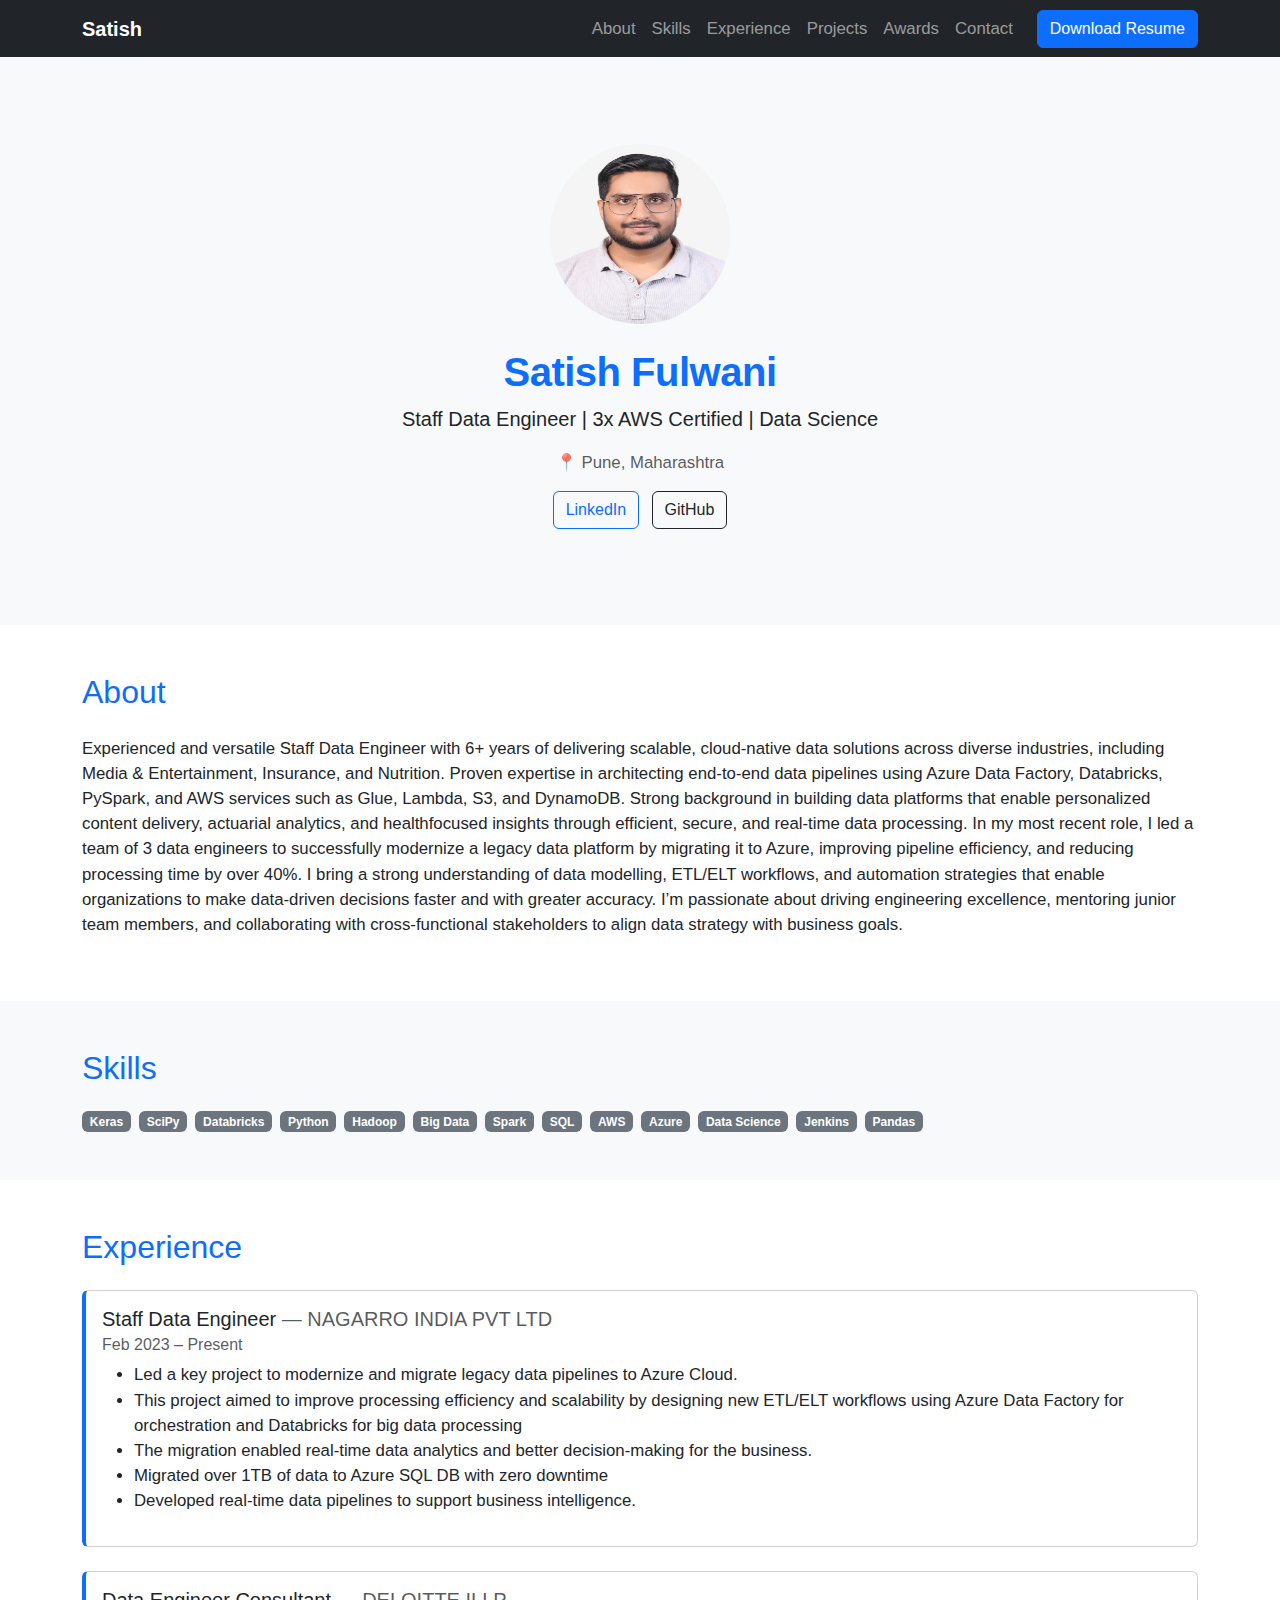
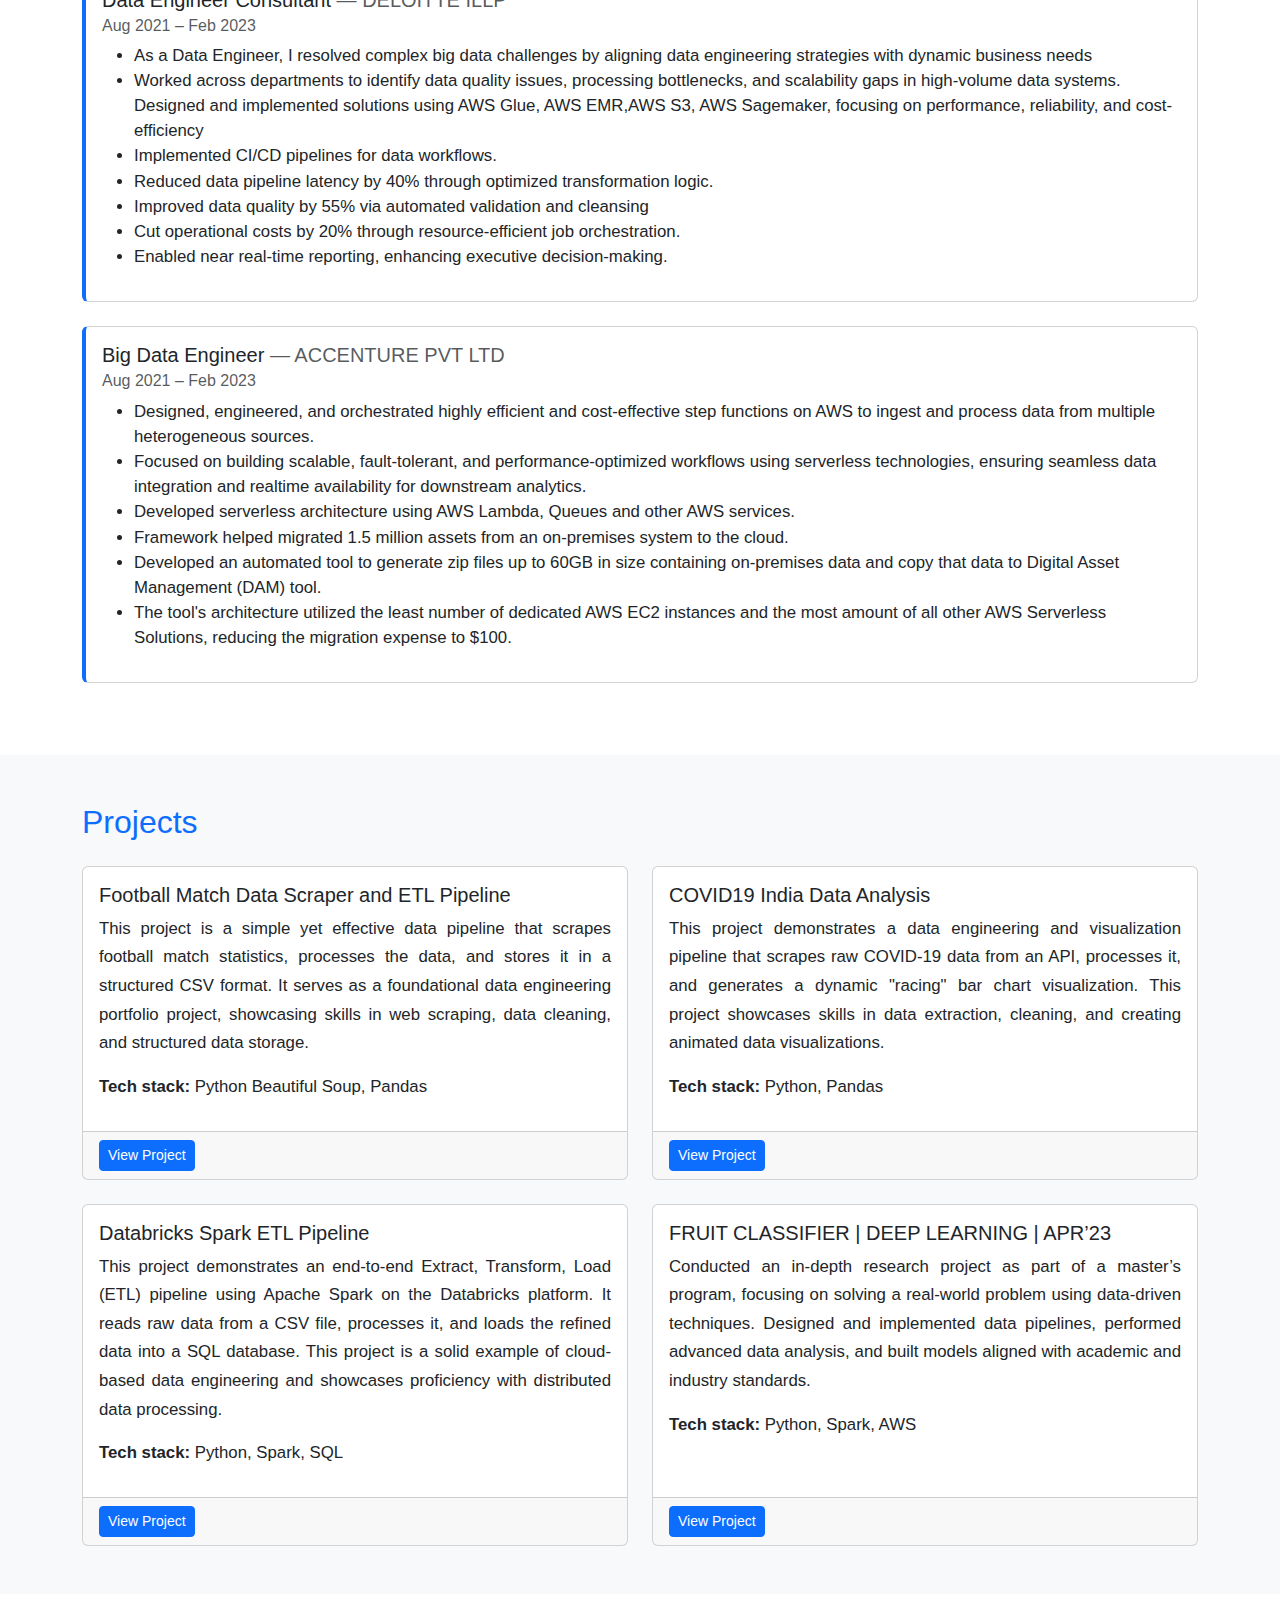
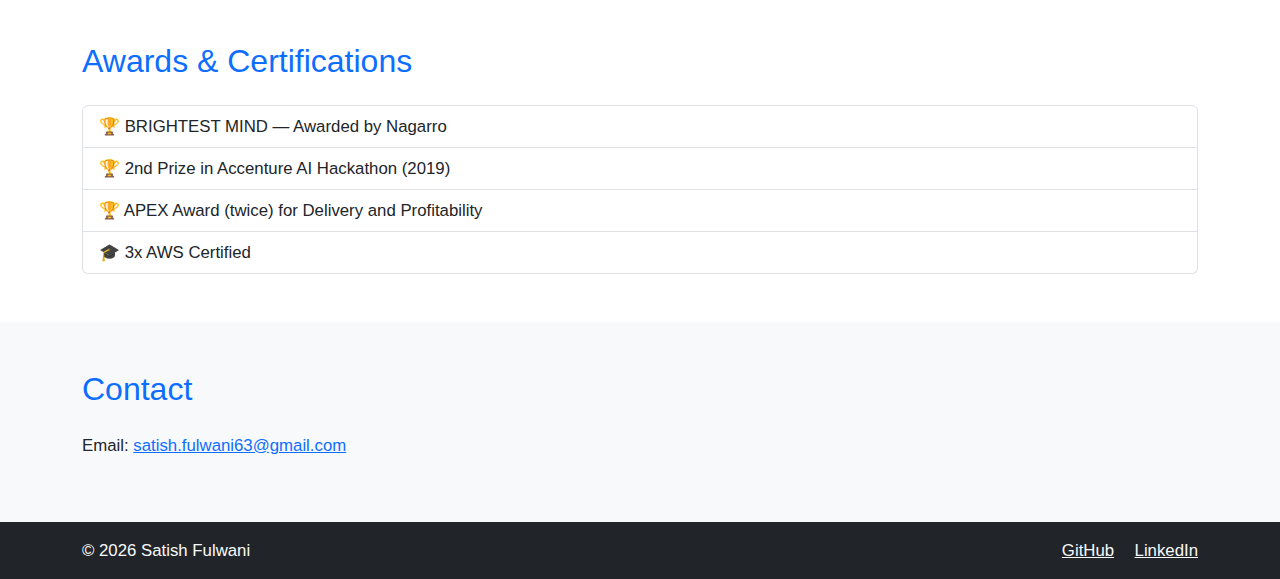
<file: portfolio.html>
<!doctype html>
<html lang="en">

<head>
  <meta charset="utf-8">
  <meta name="viewport" content="width=device-width, initial-scale=1">
  <title>Satish Fulwani — Staff Data Engineer</title>
  <meta name="description"
    content="Portfolio & resume of Satish Fulwani — Staff Data Engineer | 3x AWS Certified | Data Science">
  <meta name="author" content="Satish Fulwani">

  <!-- Bootstrap CSS -->
  <link href="https://cdn.jsdelivr.net/npm/bootstrap@5.3.2/dist/css/bootstrap.min.css" rel="stylesheet">
  <link rel="stylesheet" href="custom.css">
</head>

<body data-bs-spy="scroll" data-bs-target="#navbar" data-bs-offset="70">

  <!-- Navbar -->
  <nav id="navbar" class="navbar navbar-expand-lg navbar-dark bg-dark fixed-top">
    <div class="container">
      <a class="navbar-brand fw-bold" href="#intro">Satish</a>
      <button class="navbar-toggler" type="button" data-bs-toggle="collapse" data-bs-target="#navMenu">
        <span class="navbar-toggler-icon"></span>
      </button>
      <div class="collapse navbar-collapse" id="navMenu">
        <ul class="navbar-nav ms-auto mb-2 mb-lg-0">
          <li class="nav-item"><a class="nav-link" href="#about">About</a></li>
          <li class="nav-item"><a class="nav-link" href="#skills">Skills</a></li>
          <li class="nav-item"><a class="nav-link" href="#experience">Experience</a></li>
          <li class="nav-item"><a class="nav-link" href="#projects">Projects</a></li>
          <li class="nav-item"><a class="nav-link" href="#awards">Awards</a></li>
          <li class="nav-item"><a class="nav-link" href="#contact">Contact</a></li>
        </ul>
        <a class="btn btn-primary ms-lg-3" href="assets/resume.pdf" download>Download Resume</a>
      </div>
    </div>
  </nav>

  <!-- Hero -->
  <section id="intro" class="py-5 text-center bg-light mt-5">
    <div class="container py-5">
      <img src="assets/profile.jpg" class="rounded-circle mb-4" alt="Satish Fulwani" width="180" height="180">
      <h1 class="fw-bold">Satish Fulwani</h1>
      <p class="lead">Staff Data Engineer | 3x AWS Certified | Data Science</p>
      <p class="text-muted">📍 Pune, Maharashtra</p>
      <div>
        <a href="http://linkedin.com/in/satish-fulwani-a831a9150" class="btn btn-outline-primary me-2">LinkedIn</a>
        <a href="https://github.com/satishf889" class="btn btn-outline-dark">GitHub</a>
      </div>
    </div>
  </section>

  <!-- About -->
  <section id="about" class="py-5">
    <div class="container">
      <h2 class="mb-4">About</h2>
      <p>Experienced and versatile Staff Data Engineer with 6+ years of
        delivering scalable, cloud-native data solutions across diverse
        industries, including Media & Entertainment, Insurance, and
        Nutrition. Proven expertise in architecting end-to-end data
        pipelines using Azure Data Factory, Databricks, PySpark, and
        AWS services such as Glue, Lambda, S3, and DynamoDB.
        Strong background in building data platforms that enable
        personalized content delivery, actuarial analytics, and healthfocused insights through efficient, secure, and
        real-time data
        processing.
        In my most recent role, I led a team of 3 data engineers to
        successfully modernize a legacy data platform by migrating it
        to Azure, improving pipeline efficiency, and reducing
        processing time by over 40%. I bring a strong understanding
        of data modelling, ETL/ELT workflows, and automation
        strategies that enable organizations to make data-driven
        decisions faster and with greater accuracy.
        I’m passionate about driving engineering excellence,
        mentoring junior team members, and collaborating with
        cross-functional stakeholders to align data strategy with
        business goals. </p>
    </div>
  </section>

  <!-- Skills -->
  <section id="skills" class="py-5 bg-light">
    <div class="container">
      <h2 class="mb-4">Skills</h2>
      <div class="d-flex flex-wrap gap-2">
        <span class="badge bg-secondary">Keras</span>
        <span class="badge bg-secondary">SciPy</span>
        <span class="badge bg-secondary">Databricks</span>
        <span class="badge bg-secondary">Python</span>
        <span class="badge bg-secondary">Hadoop</span>
        <span class="badge bg-secondary">Big Data</span>
        <span class="badge bg-secondary">Spark</span>
        <span class="badge bg-secondary">SQL</span>
        <span class="badge bg-secondary">AWS</span>
        <span class="badge bg-secondary">Azure</span>
        <span class="badge bg-secondary">Data Science</span>
        <span class="badge bg-secondary">Jenkins</span>
        <span class="badge bg-secondary">Pandas</span>
      </div>
    </div>
  </section>

  <!-- Experience -->
  <section id="experience" class="py-5">
    <div class="container">
      <h2 class="mb-4">Experience</h2>
      <div class="timeline">
        <div class="card mb-4">
          <div class="card-body">
            <h5 class="card-title">Staff Data Engineer <span class="text-muted">— NAGARRO INDIA PVT LTD</span></h5>
            <h6 class="card-subtitle mb-2 text-muted">Feb 2023 – Present</h6>
            <ul>
              <li>Led a key project to modernize and migrate legacy data pipelines to Azure Cloud.</li>
              <li>This project aimed to improve processing efficiency and scalability by designing new ETL/ELT workflows
                using Azure Data Factory for
                orchestration and Databricks for big data processing</li>
              <li>The migration enabled real-time data analytics and better decision-making for the business.</li>
              <li>Migrated over 1TB of data to Azure SQL DB with zero downtime </li>
              <li>Developed real-time data pipelines to support business intelligence.</li>
            </ul>
          </div>
        </div>
        <div class="card mb-4">
          <div class="card-body">
            <h5 class="card-title">Data Engineer Consultant <span class="text-muted">— DELOITTE ILLP</span></h5>
            <h6 class="card-subtitle mb-2 text-muted">Aug 2021 – Feb 2023</h6>
            <ul>
              <li>As a Data Engineer, I resolved complex big data challenges by aligning data engineering strategies
                with dynamic business needs</li>
              <li>Worked across departments to identify data quality issues, processing bottlenecks, and scalability
                gaps in high-volume data systems. Designed and implemented solutions using AWS Glue, AWS EMR,AWS S3, AWS
                Sagemaker, focusing on performance, reliability, and cost-efficiency</li>
              <li>Implemented CI/CD pipelines for data workflows.</li>
              <li>Reduced data pipeline latency by 40% through optimized transformation logic.</li>
              <li>Improved data quality by 55% via automated validation and cleansing</li>
              <li>Cut operational costs by 20% through resource-efficient job orchestration.</li>
              <li>Enabled near real-time reporting, enhancing executive decision-making.</li>
            </ul>
          </div>
        </div>
        <div class="card mb-4">
          <div class="card-body">
            <h5 class="card-title">Big Data Engineer <span class="text-muted">— ACCENTURE PVT LTD </span></h5>
            <h6 class="card-subtitle mb-2 text-muted">Aug 2021 – Feb 2023</h6>
            <ul>
              <li>Designed, engineered, and orchestrated highly efficient and cost-effective step functions on AWS to
                ingest and process data from multiple heterogeneous sources.</li>
              <li>Focused on building scalable, fault-tolerant, and performance-optimized workflows using serverless
                technologies, ensuring seamless data integration and realtime availability for downstream analytics.
              </li>
              <li>Developed serverless architecture using AWS Lambda, Queues and other AWS services.</li>
              <li>Framework helped migrated 1.5 million assets from an on-premises system to the cloud.</li>
              <li>Developed an automated tool to generate zip files up to 60GB in size containing on-premises data and
                copy that data to Digital Asset Management (DAM) tool.</li>
              <li>The tool's architecture utilized the least number of dedicated AWS EC2 instances and the most amount
                of all other AWS Serverless Solutions, reducing the migration expense to $100.</li>
            </ul>
          </div>
        </div>
      </div>
    </div>
  </section>

  <!-- Projects -->
  <section id="projects" class="py-5 bg-light">
    <div class="container">
      <h2 class="mb-4">Projects</h2>
      <div class="row row-cols-1 row-cols-md-2 g-4">

        <!--Project 1-->
        <div class="col">
          <div class="card h-100">
            <div class="card-body">
              <h5 class="card-title">Football Match Data Scraper and ETL Pipeline</h5>
              <p class="card-text">This project is a simple yet effective data pipeline that scrapes football match
                statistics, processes the data, and stores it in a structured CSV format. It serves as a foundational
                data engineering portfolio project, showcasing skills in web scraping, data cleaning, and structured
                data storage.</p>
              <p><strong>Tech stack:</strong> Python Beautiful Soup, Pandas</p>
            </div>
            <div class="card-footer">
              <a href="https://github.com/satishf889/football-match-data-processing.git" class="btn btn-sm btn-primary"
                target="_blank">View Project</a>
            </div>
          </div>
        </div>

        <!--Project 2-->
        <div class="col">
          <div class="card h-100">
            <div class="card-body">
              <h5 class="card-title">COVID19 India Data Analysis</h5>
              <p class="card-text">This project demonstrates a data engineering and visualization pipeline that scrapes
                raw COVID-19 data from an API, processes it, and generates a dynamic "racing" bar chart visualization.
                This project showcases skills in data extraction, cleaning, and creating animated data visualizations.
              </p>
              <p><strong>Tech stack:</strong> Python, Pandas</p>
            </div>
            <div class="card-footer">
              <a href="https://github.com/satishf889/COVID19-india-analysis.git" class="btn btn-sm btn-primary"
                target="_blank">View Project</a>
            </div>
          </div>
        </div>

        <!--Project 3-->
        <div class="col">
          <div class="card h-100">
            <div class="card-body">
              <h5 class="card-title">Databricks Spark ETL Pipeline</h5>
              <p class="card-text">This project demonstrates an end-to-end Extract, Transform, Load (ETL) pipeline using
                Apache Spark on the Databricks platform. It reads raw data from a CSV file, processes it, and loads the
                refined data into a SQL database. This project is a solid example of cloud-based data engineering and
                showcases proficiency with distributed data processing.</p>
              <p><strong>Tech stack:</strong> Python, Spark, SQL</p>
            </div>
            <div class="card-footer">
              <a href="https://github.com/satishf889/fruit_classifier_using_transfer_learning.git"
                class="btn btn-sm btn-primary" target="_blank">View Project</a>
            </div>
          </div>
        </div>

        <!--Project 4-->
        <div class="col">
          <div class="card h-100">
            <div class="card-body">
              <h5 class="card-title">FRUIT CLASSIFIER | DEEP LEARNING | APR’23</h5>
              <p class="card-text">Conducted an in-depth research project as part of a master’s program, focusing on
                solving a real-world problem using data-driven techniques. Designed and implemented data pipelines,
                performed advanced data analysis, and built models aligned with academic and industry standards.</p>
              <p><strong>Tech stack:</strong> Python, Spark, AWS</p>
            </div>
            <div class="card-footer">
              <a href="https://github.com/satishf889/fruit_classifier_using_transfer_learning.git"
                class="btn btn-sm btn-primary" target="_blank">View Project</a>
            </div>
          </div>
        </div>



      </div>
    </div>
  </section>

  <!-- Awards -->
  <section id="awards" class="py-5">
    <div class="container">
      <h2 class="mb-4">Awards & Certifications</h2>
      <ul class="list-group">
        <li class="list-group-item">🏆 BRIGHTEST MIND — Awarded by Nagarro</li>
        <li class="list-group-item">🏆 2nd Prize in Accenture AI Hackathon (2019)</li>
        <li class="list-group-item">🏆 APEX Award (twice) for Delivery and Profitability</li>
        <li class="list-group-item">🎓 3x AWS Certified</li>
      </ul>
    </div>
  </section>

  <!-- Contact -->
  <section id="contact" class="py-5 bg-light">
    <div class="container">
      <h2 class="mb-4">Contact</h2>
      <p>Email: <a href="mailto:satish.fulwani63@gmail.com">satish.fulwani63@gmail.com</a></p>
    </div>
  </section>

  <!-- Footer -->
  <footer class="bg-dark text-light py-3">
    <div class="container d-flex justify-content-between">
      <p class="mb-0">© <span id="year"></span> Satish Fulwani</p>
      <div>
        <a href="https://github.com/satishf889" class="text-light me-3">GitHub</a>
        <a href="http://linkedin.com/in/satish-fulwani-a831a9150" class="text-light">LinkedIn</a>
      </div>
    </div>
  </footer>

  <!-- Bootstrap JS -->
  <script src="https://cdn.jsdelivr.net/npm/bootstrap@5.3.2/dist/js/bootstrap.bundle.min.js"></script>
  <script src="script.js"></script>
</body>

</html>
</file>
<file: custom.css>
body { scroll-behavior: smooth; }
h1, h2 { color: #0d6efd; }
.timeline .card { border-left: 4px solid #0d6efd; }
.about-text {
    text-align: justify;
    text-justify: inter-word;
    font-size: 1.05rem;
    line-height: 1.7;
}
.card-text{
    text-align: justify;
        text-justify: inter-word;
        font-size: 1.05rem;
        line-height: 1.7;
}
/* Apply font globally */
body,
h1,
h2,
h3,
h4,
h5,
h6,
p,
a,
button {
    font-family: 'Poppins', sans-serif;
}
h1,
.display-4,
.display-5 {
    font-weight: 600;
    letter-spacing: -0.5px;
}

h2,
h3 {
    font-weight: 500;
}

p,
a,
li {
    font-weight: 400;
    font-size: 1.05rem;
}
#contact .btn {
    border-radius: 4px;
    padding: 10px 20px;
    font-size: 0.95rem;
}

#contact i {
    margin-right: 6px;
}
</file>
